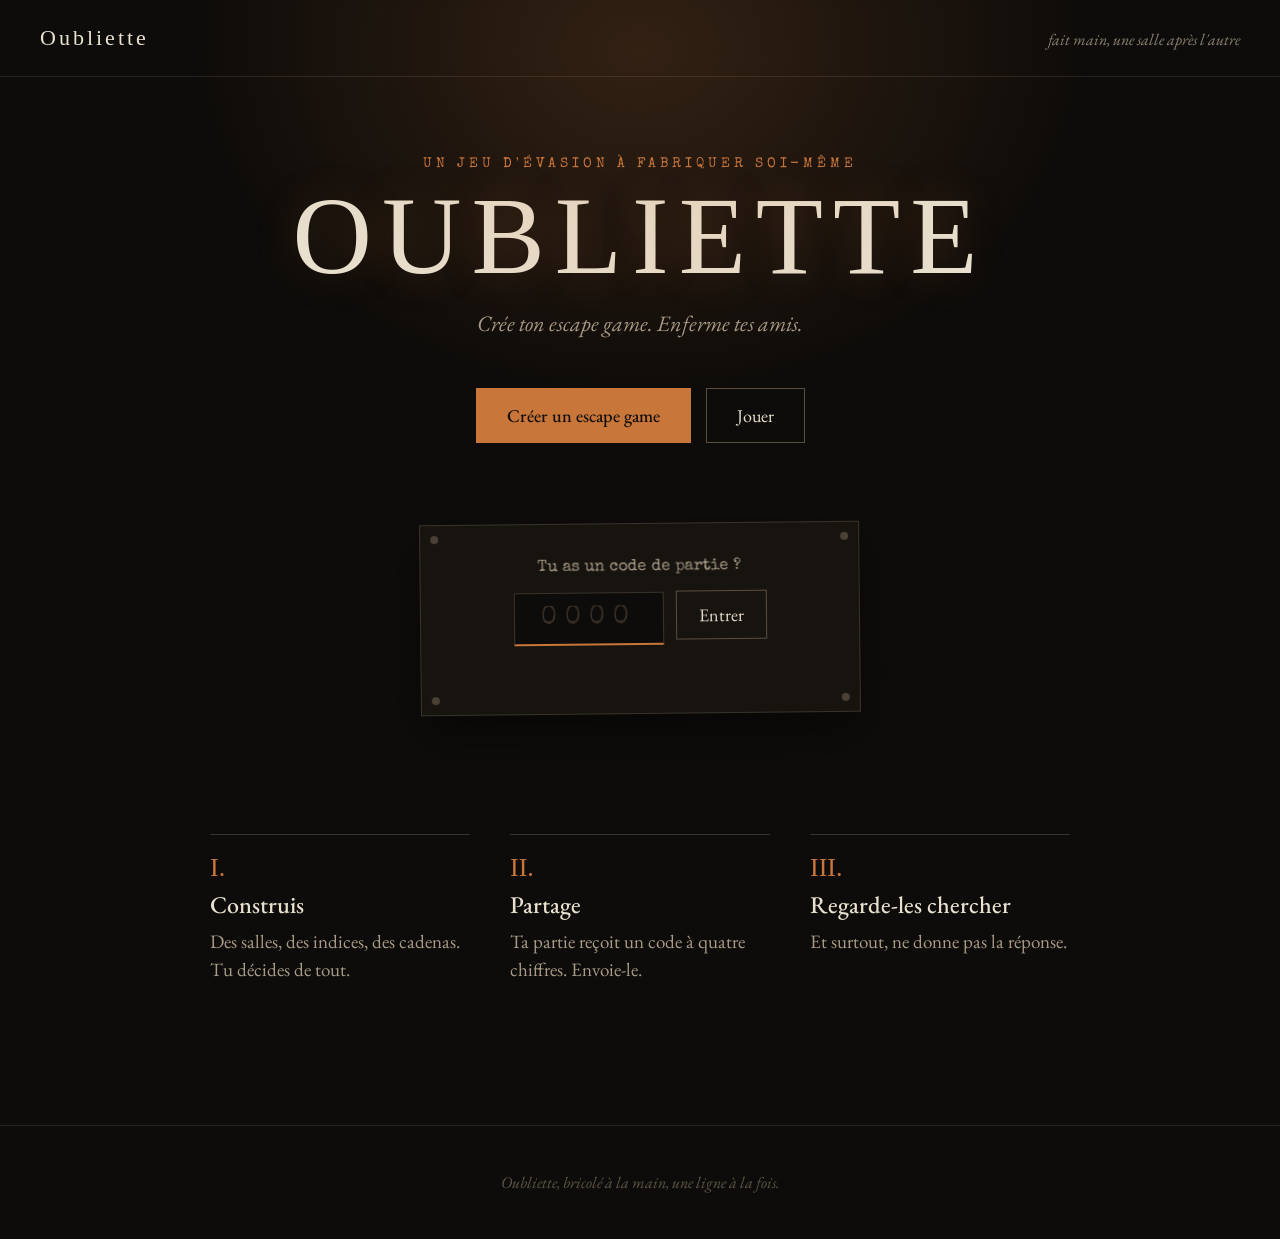
<file: index.html>
<!DOCTYPE html>
<html lang="fr">
<head>
  <meta charset="UTF-8">
  <meta name="viewport" content="width=device-width, initial-scale=1.0">
  <title>OUBLIETTE</title>
  <link rel="preconnect" href="https://fonts.googleapis.com">
  <link href="https://fonts.googleapis.com/css2?family=EB+Garamond:ital,wght@0,400;0,500;1,400&family=IM+Fell+English+SC&family=Special+Elite&display=swap" rel="stylesheet">
  <link rel="stylesheet" href="style.css">
</head>
<body>

  <div class="lueur"></div>

  <header class="haut">
    <a class="marque" href="index.html">Oubliette</a>
    <span class="note">fait main, une salle après l'autre</span>
  </header>

  <main>
    <p class="surtitre">un jeu d'évasion à fabriquer soi-même</p>
    <h1>OUBLIETTE</h1>
    <p class="sous-titre">Crée ton escape game. Enferme tes amis.</p>

    <div class="boutons">
      <a class="bouton plein" href="creer.html">Créer un escape game</a>
      <a class="bouton" href="jouer.html">Jouer</a>
    </div>

    <div class="boite-code" id="boite">
      <span class="clou c1"></span>
      <span class="clou c2"></span>
      <span class="clou c3"></span>
      <span class="clou c4"></span>
      <p class="etiquette">Tu as un code de partie ?</p>
      <input type="text" id="champCode" maxlength="4" placeholder="0000" autocomplete="off">
      <button class="bouton petit" onclick="verifierCode()">Entrer</button>
      <p class="message" id="message"></p>
    </div>

    <section class="etapes">
      <div class="etape">
        <span class="chiffre">I.</span>
        <h3>Construis</h3>
        <p>Des salles, des indices, des cadenas. Tu décides de tout.</p>
      </div>
      <div class="etape">
        <span class="chiffre">II.</span>
        <h3>Partage</h3>
        <p>Ta partie reçoit un code à quatre chiffres. Envoie-le.</p>
      </div>
      <div class="etape">
        <span class="chiffre">III.</span>
        <h3>Regarde-les chercher</h3>
        <p>Et surtout, ne donne pas la réponse.</p>
      </div>
    </section>
  </main>

  <footer>
    <p>Oubliette, bricolé à la main, une ligne à la fois.</p>
  </footer>

  <script src="commun.js"></script>
  <script>
    function verifierCode() {
      var codeTape = document.getElementById("champCode").value;
      var zoneMessage = document.getElementById("message");
      var boite = document.getElementById("boite");

      boite.classList.remove("secoue");

      if (codeTape === "") {
        zoneMessage.textContent = "Entre un code d'abord.";
        zoneMessage.className = "message neutre";
      } else if (chargerParties()[codeTape]) {
        zoneMessage.textContent = "La porte s'ouvre...";
        zoneMessage.className = "message bon";
        boite.classList.add("ouverte");
        setTimeout(function() {
          location.href = "partie.html?code=" + codeTape;
        }, 900);
      } else {
        zoneMessage.textContent = "Aucune porte avec ce code.";
        zoneMessage.className = "message faux";
        setTimeout(function() {
          boite.classList.add("secoue");
        }, 10);
      }
    }

    document.getElementById("champCode").addEventListener("input", function() {
      this.value = this.value.replace(/[0^-9]/g, "");
    });

    document.getElementById("champCode").addEventListener("keydown", function(e) {
      if (e.key === "Enter") {
        verifierCode();
      }
    });
  </script>

</body>
</html>
</file>
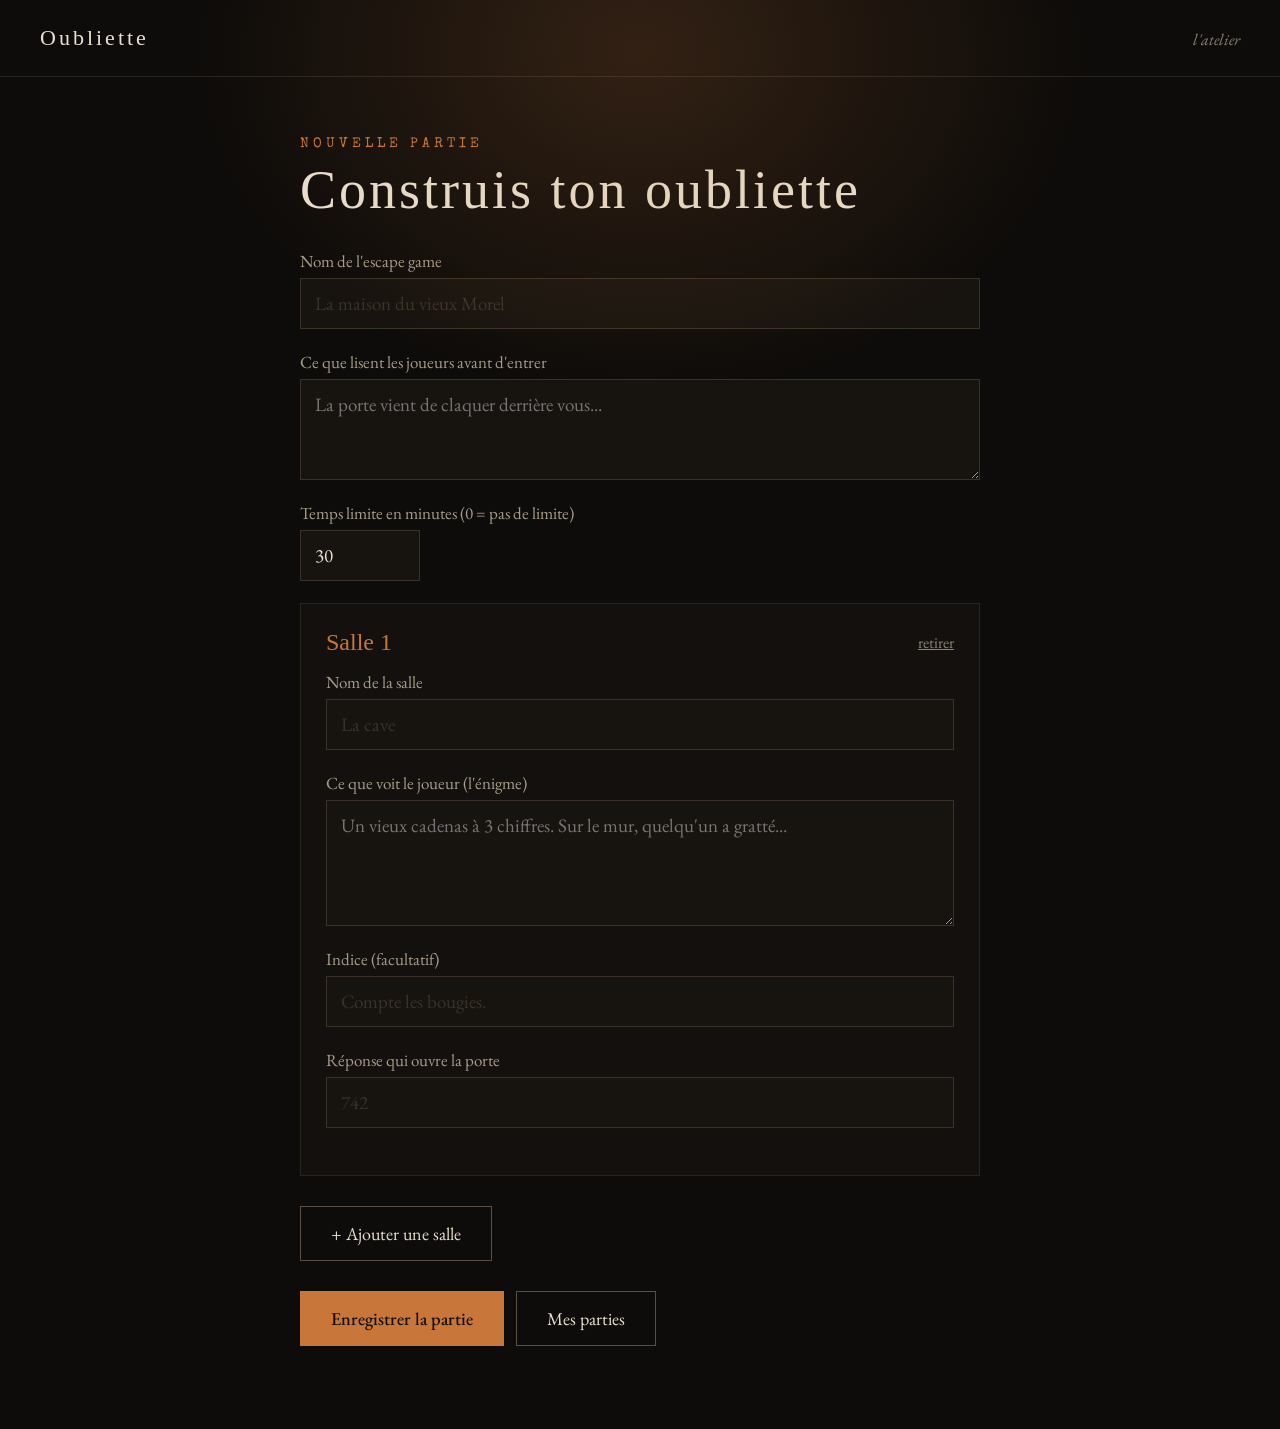
<file: creer.html>
<!DOCTYPE html>
<html lang="fr">
<head>
  <meta charset="UTF-8">
  <meta name="viewport" content="width=device-width, initial-scale=1.0">
  <title>Créer - OUBLIETTE</title>
  <link rel="preconnect" href="https://fonts.googleapis.com">
  <link href="https://fonts.googleapis.com/css2?family=EB+Garamond:ital,wght@0,400;0,500;1,400&family=IM+Fell+English+SC&family=Special+Elite&display=swap" rel="stylesheet">
  <link rel="stylesheet" href="style.css">
</head>
<body>

  <div class="lueur"></div>

  <header class="haut">
    <a class="marque" href="index.html">Oubliette</a>
    <span class="note">l'atelier</span>
  </header>

  <main class="page">
    <p class="surtitre">nouvelle partie</p>
    <h2 id="titrePage">Construis ton oubliette</h2>

    <label>Nom de l'escape game
      <input type="text" class="champ" id="titre" placeholder="La maison du vieux Morel">
    </label>

    <label>Ce que lisent les joueurs avant d'entrer
      <textarea class="champ" id="intro" rows="3" placeholder="La porte vient de claquer derrière vous..."></textarea>
    </label>

    <label>Temps limite en minutes (0 = pas de limite)
      <input type="number" class="champ court" id="duree" min="0" value="30">
    </label>

    <div id="salles"></div>

    <button type="button" class="bouton" onclick="ajouterSalle()">+ Ajouter une salle</button>

    <div class="ligne-boutons">
      <button type="button" class="bouton plein" onclick="enregistrer()">Enregistrer la partie</button>
      <a class="bouton" href="jouer.html">Mes parties</a>
    </div>

    <p class="message faux" id="erreur"></p>

    <div class="resultat" id="resultat" hidden>
      <p>Ta partie est prête. Son code :</p>
      <p class="gros-code" id="codeFinal"></p>
      <div class="ligne-boutons">
        <a class="bouton plein" id="lienTester" href="#">La tester</a>
        <a class="bouton" href="jouer.html">Voir mes parties</a>
      </div>
    </div>
  </main>

  <template id="modeleSalle">
    <div class="salle">
      <div class="salle-haut">
        <span class="salle-num"></span>
        <button type="button" class="lien supprimer">retirer</button>
      </div>
      <label>Nom de la salle
        <input type="text" class="champ s-nom" placeholder="La cave">
      </label>
      <label>Ce que voit le joueur (l'énigme)
        <textarea class="champ s-texte" rows="4" placeholder="Un vieux cadenas à 3 chiffres. Sur le mur, quelqu'un a gratté..."></textarea>
      </label>
      <label>Indice (facultatif)
        <input type="text" class="champ s-indice" placeholder="Compte les bougies.">
      </label>
      <label>Réponse qui ouvre la porte
        <input type="text" class="champ s-reponse" placeholder="742">
      </label>
    </div>
  </template>

  <script src="commun.js"></script>
  <script src="creer.js"></script>

</body>
</html>
</file>
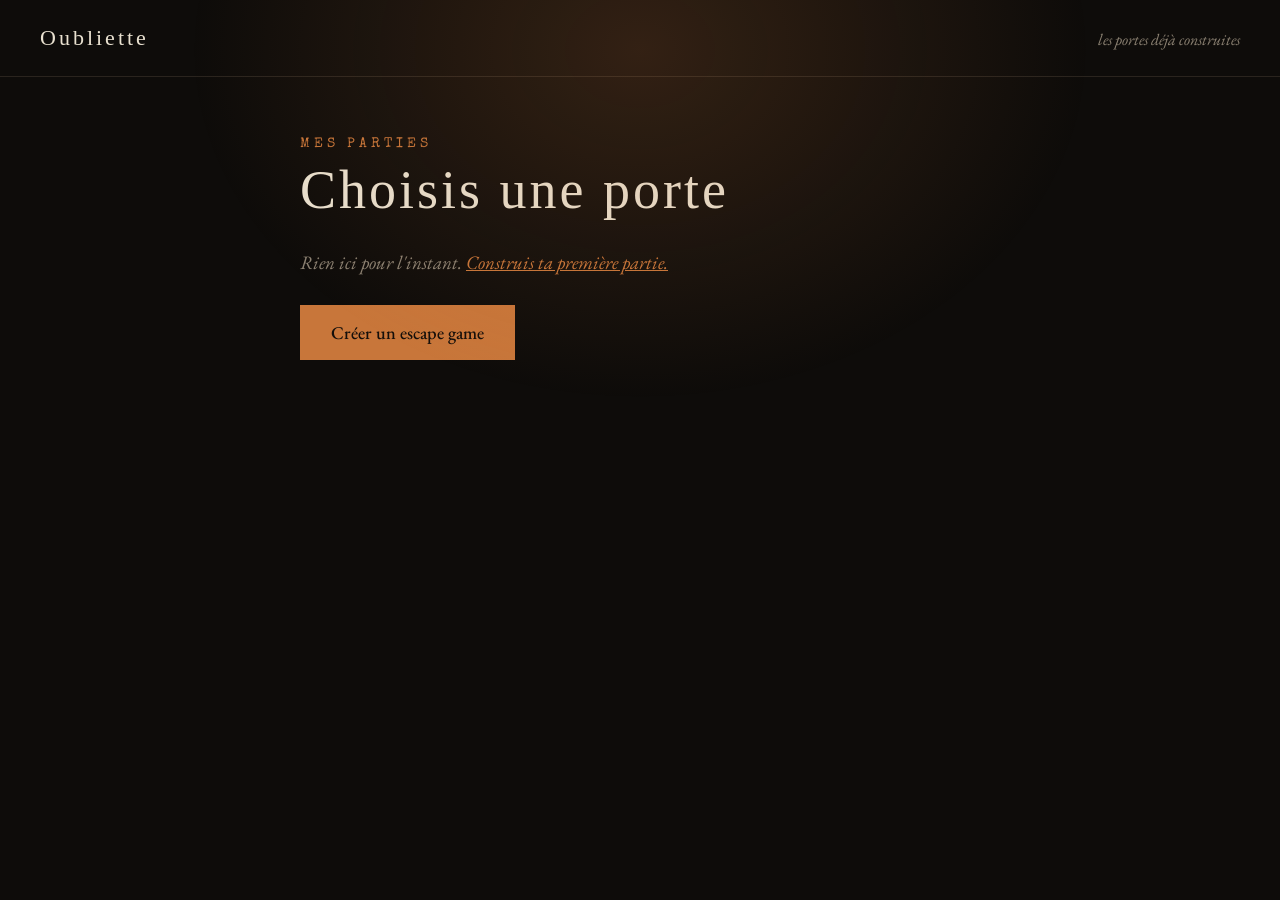
<file: jouer.html>
<!DOCTYPE html>
<html lang="fr">
<head>
  <meta charset="UTF-8">
  <meta name="viewport" content="width=device-width, initial-scale=1.0">
  <title>Mes parties - OUBLIETTE</title>
  <link rel="preconnect" href="https://fonts.googleapis.com">
  <link href="https://fonts.googleapis.com/css2?family=EB+Garamond:ital,wght@0,400;0,500;1,400&family=IM+Fell+English+SC&family=Special+Elite&display=swap" rel="stylesheet">
  <link rel="stylesheet" href="style.css">
</head>
<body>

  <div class="lueur"></div>

  <header class="haut">
    <a class="marque" href="index.html">Oubliette</a>
    <span class="note">les portes déjà construites</span>
  </header>

  <main class="page">
    <p class="surtitre">mes parties</p>
    <h2>Choisis une porte</h2>

    <div id="liste"></div>

    <p class="vide" id="vide" hidden>
      Rien ici pour l'instant. <a href="creer.html">Construis ta première partie.</a>
    </p>

    <div class="ligne-boutons">
      <a class="bouton plein" href="creer.html">Créer un escape game</a>
    </div>
  </main>

  <script src="commun.js"></script>
  <script>
    function afficher() {
      var parties = chargerParties();
      var liste = document.getElementById("liste");
      var codes = Object.keys(parties).sort(function(a, b) {
        return parties[b].date - parties[a].date;
      });

      liste.innerHTML = "";
      document.getElementById("vide").hidden = codes.length > 0;

      codes.forEach(function(code) {
        var p = parties[code];
        var carte = document.createElement("div");
        carte.className = "carte";

        var gauche = document.createElement("div");
        var titre = document.createElement("h3");
        titre.textContent = p.titre;
        var infos = document.createElement("p");
        infos.className = "infos";
        infos.textContent = "code " + code + " · " + p.salles.length + " salle(s)" + (p.duree > 0 ? " · " + p.duree + " min" : "");
        gauche.appendChild(titre);
        gauche.appendChild(infos);

        var droite = document.createElement("div");
        droite.className = "actions";

        var jouer = document.createElement("a");
        jouer.className = "bouton plein";
        jouer.href = "partie.html?code=" + code;
        jouer.textContent = "Jouer";

        var modifier = document.createElement("a");
        modifier.className = "bouton";
        modifier.href = "creer.html?code=" + code;
        modifier.textContent = "Modifier";

        var suppr = document.createElement("button");
        suppr.className = "lien";
        suppr.textContent = "supprimer";
        suppr.addEventListener("click", function() {
          if (confirm("Supprimer « " + p.titre + " » ?")) {
            var toutes = chargerParties();
            delete toutes[code];
            sauverParties(toutes);
            afficher();
          }
        });

        droite.appendChild(jouer);
        droite.appendChild(modifier);
        droite.appendChild(suppr);

        carte.appendChild(gauche);
        carte.appendChild(droite);
        liste.appendChild(carte);
      });
    }

    afficher();
  </script>

</body>
</html>
</file>
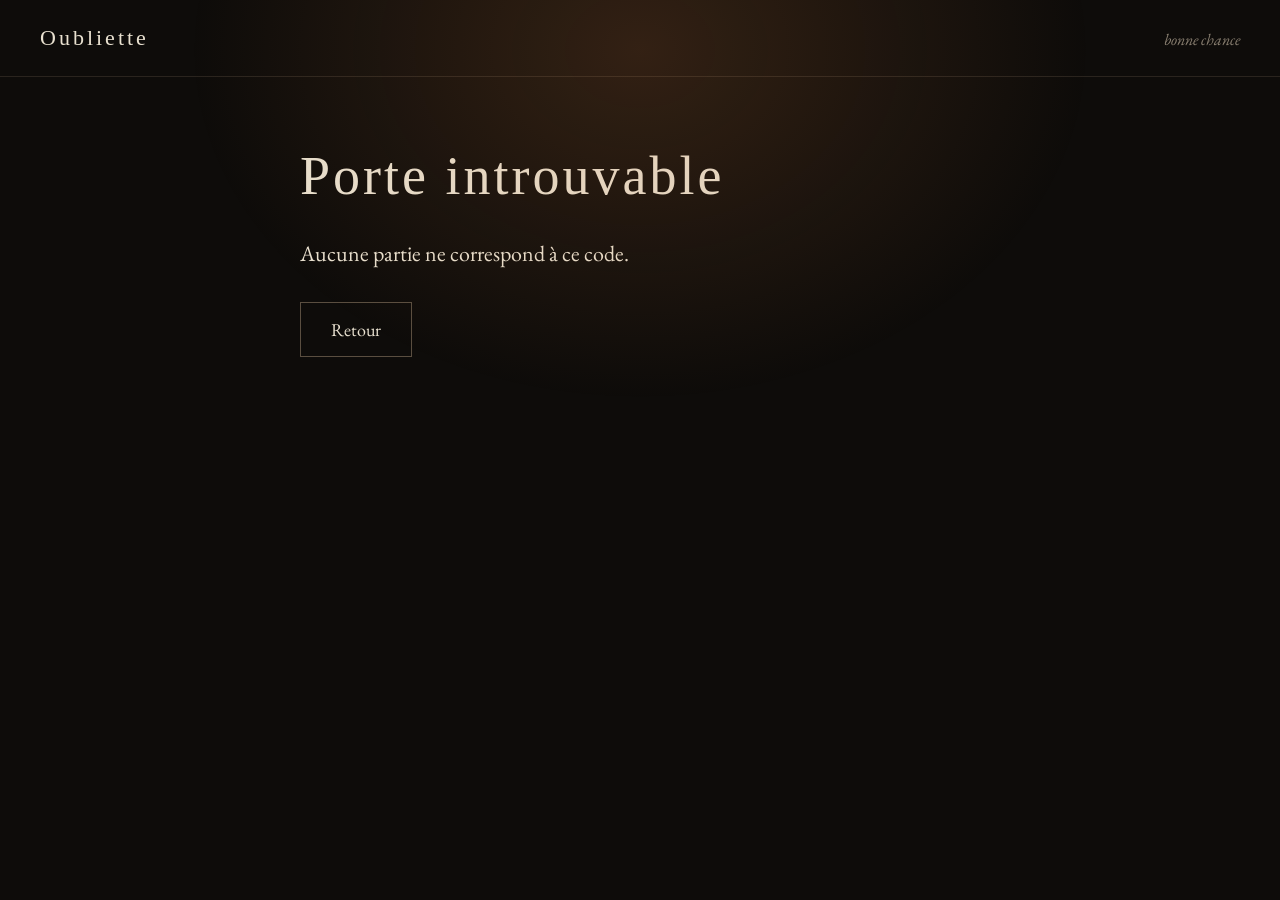
<file: partie.html>
<!DOCTYPE html>
<html lang="fr">
<head>
  <meta charset="UTF-8">
  <meta name="viewport" content="width=device-width, initial-scale=1.0">
  <title>OUBLIETTE</title>
  <link rel="preconnect" href="https://fonts.googleapis.com">
  <link href="https://fonts.googleapis.com/css2?family=EB+Garamond:ital,wght@0,400;0,500;1,400&family=IM+Fell+English+SC&family=Special+Elite&display=swap" rel="stylesheet">
  <link rel="stylesheet" href="style.css">
</head>
<body>

  <div class="lueur"></div>

  <header class="haut">
    <a class="marque" href="index.html">Oubliette</a>
    <span class="note">bonne chance</span>
  </header>

  <main class="page">

    <div id="ecranErreur" hidden>
      <h2>Porte introuvable</h2>
      <p class="texte-salle">Aucune partie ne correspond à ce code.</p>
      <a class="bouton" href="index.html">Retour</a>
    </div>

    <div id="ecranIntro" hidden>
      <p class="surtitre">code <span id="codeAffiche"></span></p>
      <h2 id="titrePartie"></h2>
      <p class="texte-salle" id="introPartie"></p>
      <p class="infos" id="infosPartie"></p>
      <div class=""ligne-boutons"">
        <button class=""bouton plein" onclick="commencer()">Entrer</button>
      </div>"
    </div>

    <div id="ecranSalle" hidden>
      <div class="barre">
        <span id="progression"></span>
        <span class="chrono" id="chrono"></span>
      </div>
      <h2 id="nomSalle"></h2>
      <p class="texte-salle" id="texteSalle"></p>
      <p class="indice" id="indice" hidden></p>
      <div class="reponse-ligne">
        <input type="text" class="champ" id="reponse" placeholder="Ta réponse" autocomplete="off">
        <button class="bouton plein" onclick="essayer()">Essayer</button>
      </div>
      <p class="message" id="retour"></p>
      <button class="lien" id="boutonIndice" onclick="montrerIndice()">J'ai besoin d'un indice</button>
    </div>

    <div id="ecranFin" hidden>
      <h2 id="titreFin"></h2>
      <p class="texte-salle" id="texteFin"></p>
      <div class="ligne-boutons">
        <button class="bouton plein" onclick="location.reload()">Rejouer</button>
        <a class="bouton" href="index.html">Accueil</a>
      </div>
    </div>

  </main>

  <script src="commun.js"></script>
  <script src="partie.js"></script>

</body>
</html>
</file>
<file: style.css>
* {
  box-sizing: border-box;
}

[hidden] {
  display: none !important;
}

body {
  margin: 0;
  background: #0e0c0a;
  color: #e9e1d0;
  font-family: "EB Garamond", Georgia, serif;
  font-size: 19px;
  text-align: center;
  min-height: 100vh;
  overflow-x: hidden;
}

.lueur {
  position: fixed;
  top: -300px;
  left: 50%;
  transform: translateX(-50%);
  width: 900px;
  height: 700px;
  background: radial-gradient(closest-side, rgba(200, 118, 58, 0.2), transparent);
  pointer-events: none;
  animation: flamme 4s infinite;
}

@keyframes flamme {
  0% { opacity: 1; }
  40% { opacity: 0.8; }
  60% { opacity: 0.95; }
  80% { opacity: 0.85; }
  100% { opacity: 1; }
}

.haut {
  display: flex;
  justify-content: space-between;
  align-items: baseline;
  padding: 25px 40px;
  border-bottom: 1px solid #2a241e;
}

.marque {
  font-family: "IM Fell English SC", serif;
  font-size: 22px;
  letter-spacing: 3px;
}

a.marque {
  color: inherit;
  text-decoration: none;
}

.note {
  color: #8c8273;
  font-style: italic;
  font-size: 16px;
}

main {
  max-width: 900px;
  margin: 0 auto;
  padding: 80px 20px 40px;
}

.surtitre {
  margin: 0;
  color: #c8763a;
  font-family: "Special Elite", monospace;
  font-size: 14px;
  letter-spacing: 4px;
  text-transform: uppercase;
}

h1 {
  margin: 10px 0 0;
  font-family: "IM Fell English SC", serif;
  font-weight: normal;
  font-size: 110px;
  letter-spacing: 10px;
  line-height: 1;
  text-shadow: 0 0 40px rgba(200, 118, 58, 0.25);
}

.sous-titre {
  color: #a89c88;
  font-size: 22px;
  font-style: italic;
  margin: 18px 0 50px;
}

.boutons {
  display: flex;
  justify-content: center;
  flex-wrap: wrap;
  gap: 15px;
}

.bouton {
  background: none;
  color: #e9e1d0;
  border: 1px solid #5a4e40;
  padding: 15px 30px;
  font-family: "EB Garamond", Georgia, serif;
  font-size: 18px;
  cursor: pointer;
  transition: 0.2s;
}

a.bouton {
  display: inline-block;
  text-decoration: none;
}

.bouton:hover {
  border-color: #c8763a;
  transform: translateY(-2px);
}

.plein {
  background: #c8763a;
  border-color: #c8763a;
  color: #140f0b;
  font-weight: 500;
}

.plein:hover {
  background: #d98a4e;
}

.petit {
  padding: 12px 22px;
  margin-left: 8px;
}

.lien {
  background: none;
  border: none;
  padding: 0;
  color: #8c8273;
  font-family: inherit;
  font-size: 16px;
  text-decoration: underline;
  cursor: pointer;
}

.lien:hover {
  color: #c8763a;
}

.boite-code {
  position: relative;
  max-width: 440px;
  margin: 80px auto 0;
  padding: 35px 30px 25px;
  background: #17130f;
  border: 1px solid #3a3229;
  transform: rotate(-0.6deg);
  box-shadow: 0 20px 50px rgba(0, 0, 0, 0.5);
  transition: 0.4s;
}

.clou {
  position: absolute;
  width: 8px;
  height: 8px;
  border-radius: 50%;
  background: #4a4036;
}

.c1 { top: 10px; left: 10px; }
.c2 { top: 10px; right: 10px; }
.c3 { bottom: 10px; left: 10px; }
.c4 { bottom: 10px; right: 10px; }

.etiquette {
  margin-top: 0;
  color: #a89c88;
  font-family: "Special Elite", monospace;
  font-size: 16px;
}

input {
  width: 150px;
  padding: 12px;
  background: #0e0c0a;
  color: #e9e1d0;
  border: 1px solid #3a3229;
  border-bottom: 2px solid #c8763a;
  font-family: "Special Elite", monospace;
  font-size: 26px;
  letter-spacing: 8px;
  text-align: center;
  vertical-align: middle;
}

input::placeholder {
  color: #3a3229;
}

input:focus {
  outline: none;
  border-color: #c8763a;
}

.message {
  margin: 18px 0 0;
  min-height: 25px;
  font-size: 18px;
  font-style: italic;
}

.bon {
  color: #9cc48a;
}

.faux {
  color: #d27a6a;
}

.neutre {
  color: #8c8273;
}

.ouverte {
  border-color: #9cc48a;
  box-shadow: 0 0 60px rgba(156, 196, 138, 0.15);
}

.secoue {
  animation: secoue 0.4s;
}

@keyframes secoue {
  0% { transform: rotate(-0.6deg) translateX(0); }
  25% { transform: rotate(-0.6deg) translateX(-8px); }
  50% { transform: rotate(-0.6deg) translateX(8px); }
  75% { transform: rotate(-0.6deg) translateX(-4px); }
  100% { transform: rotate(-0.6deg) translateX(0); }
}

.etapes {
  display: grid;
  grid-template-columns: 1fr 1fr 1fr;
  gap: 40px;
  margin-top: 120px;
  text-align: left;
}

.etape {
  border-top: 1px solid #3a3229;
  padding-top: 18px;
}

.chiffre {
  color: #c8763a;
  font-family: "IM Fell English SC", serif;
  font-size: 26px;
}

.etape h3 {
  margin: 6px 0 8px;
  font-size: 24px;
  font-weight: 500;
}

.etape p {
  margin: 0;
  color: #a89c88;
  line-height: 1.5;
}

.page {
  max-width: 720px;
  margin: 0 auto;
  padding: 60px 20px 40px;
  text-align: left;
}

.page h2 {
  margin: 10px 0 30px;
  font-family: "IM Fell English SC", serif;
  font-weight: normal;
  font-size: 54px;
  letter-spacing: 3px;
  line-height: 1.1;
}

label {
  display: block;
  margin-bottom: 22px;
  color: #a89c88;
  font-size: 17px;
}

input.champ,
textarea.champ {
  display: block;
  width: 100%;
  margin-top: 6px;
  padding: 12px 14px;
  background: #17130f;
  color: #e9e1d0;
  border: 1px solid #3a3229;
  font-family: "EB Garamond", Georgia, serif;
  font-size: 19px;
  letter-spacing: normal;
  text-align: left;
  resize: vertical;
}

textarea.champ:focus {
  outline: none;
  border-color: #c8763a;
}

input.court {
  width: 120px;
}

.salle {
  margin-bottom: 30px;
  padding: 25px;
  background: #13100d;
  border: 1px solid #2a241e;
}

.salle-haut {
  display: flex;
  justify-content: space-between;
  margin-bottom: 15px;
}

.salle-num {
  color: #c8763a;
  font-family: "IM Fell English SC", serif;
  font-size: 24px;
}

.ligne-boutons {
  display: flex;
  flex-wrap: wrap;
  gap: 12px;
  margin-top: 30px;
}

.resultat {
  margin-top: 40px;
  padding: 30px;
  border: 1px solid #c8763a;
  text-align: center;
}

.resultat .ligne-boutons {
  justify-content: center;
}

.gros-code {
  margin: 10px 0;
  color: #c8763a;
  font-family: "Special Elite", monospace;
  font-size: 56px;
  letter-spacing: 14px;
}

.carte {
  display: flex;
  justify-content: space-between;
  align-items: center;
  gap: 20px;
  padding: 22px 0;
  border-top: 1px solid #3a3229;
}

.carte h3 {
  margin: 0;
  font-size: 26px;
  font-weight: 500;
}

.infos {
  margin: 4px 0 0;
  color: #8c8273;
  font-size: 16px;
}

.actions {
  display: flex;
  align-items: center;
  gap: 12px;
}

.actions .bouton {
  padding: 10px 20px;
  font-size: 16px;
}

.vide {
  color: #8c8273;
  font-style: italic;
}

.vide a {
  color: #c8763a;
}

.barre {
  display: flex;
  justify-content: space-between;
  margin-bottom: 20px;
  color: #8c8273;
  font-family: "Special Elite", monospace;
  font-size: 15px;
}

.chrono {
  color: #c8763a;
}

.texte-salle {
  margin-bottom: 30px;
  font-size: 22px;
  line-height: 1.6;
  white-space: pre-line;
}

.indice {
  margin-bottom: 25px;
  padding-left: 14px;
  border-left: 2px solid #c8763a;
  color: #c8763a;
  font-style: italic;
}

.reponse-ligne {
  display: flex;
  gap: 10px;
}

.reponse-ligne .champ {
  margin-top: 0;
}

footer {
  margin-top: 100px;
  padding: 30px;
  border-top: 1px solid #2a241e;
  color: #5e5548;
  font-size: 16px;
  font-style: italic;
}

@media (max-width: 700px) {
  h1 {
    font-size: 54px;
    letter-spacing: 4px;
  }

  .haut {
    padding: 20px;
  }

  .note {
    display: none;
  }

  .petit {
    margin: 12px 0 0;
  }

  .etapes {
    grid-template-columns: 1fr;
    gap: 30px;
  }

  .carte {
    flex-direction: column;
    align-items: flex-start;
  }

  .page h2 {
    font-size: 40px;
  }
}
</file>
